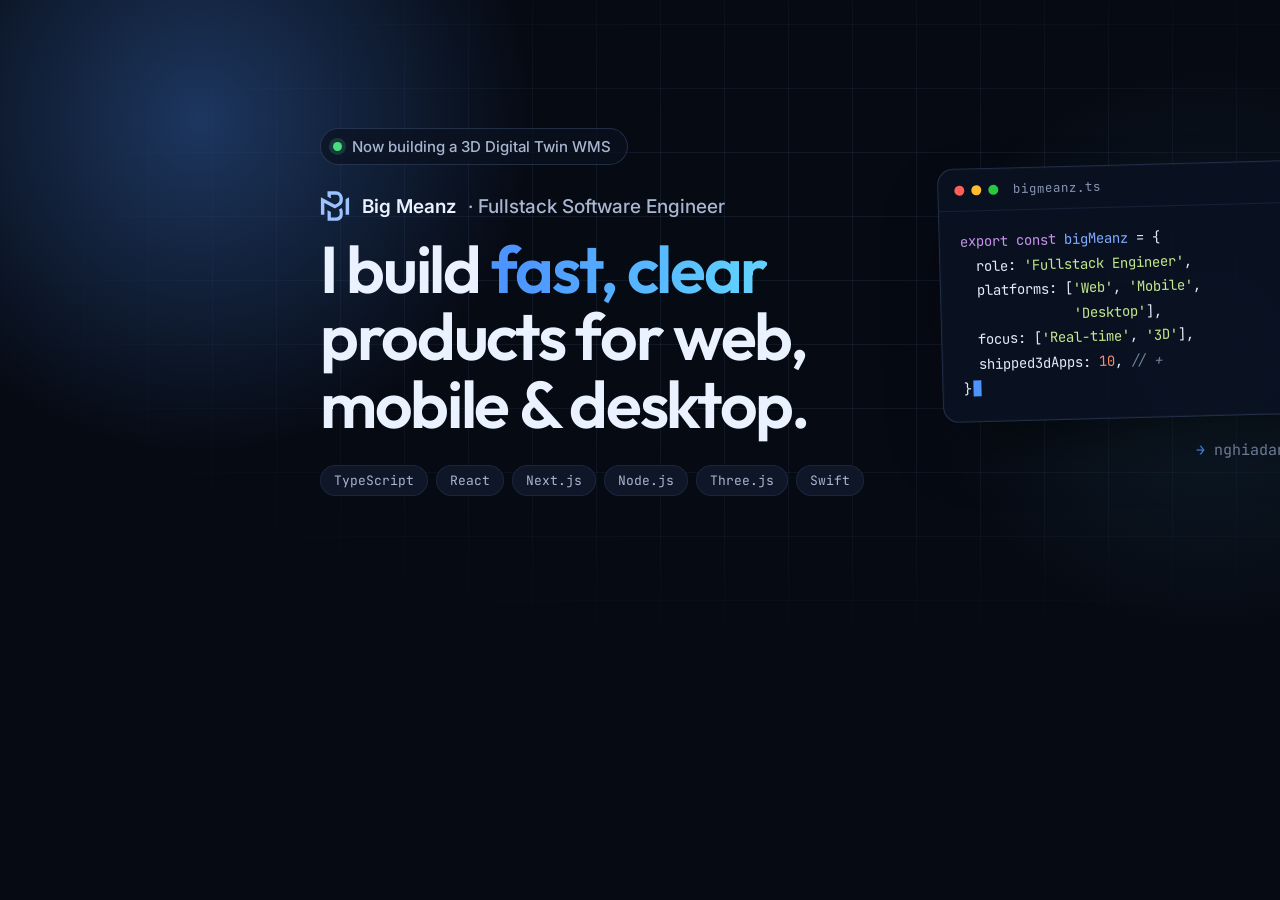
<file: brand/facebook-cover.html>
<!DOCTYPE html>
<html lang="en">
<head>
<meta charset="UTF-8">
<title>Facebook cover — Big Meanz</title>
<!-- Render: 1640x624. Safe zone for mobile crop = centre ~1110px (x 265–1375).
     Desktop profile picture overlaps the bottom-left corner, keep it empty. -->
<link rel="preconnect" href="https://fonts.googleapis.com">
<link rel="preconnect" href="https://fonts.gstatic.com" crossorigin>
<link href="https://fonts.googleapis.com/css2?family=Outfit:wght@500;600;700&family=Inter:wght@400;500;600&family=JetBrains+Mono:wght@400;500&display=block" rel="stylesheet">
<style>
  :root {
    --bg: #060a13;
    --accent: #4d94ff;
    --accent-strong: #5fd0ff;
    --text: #eaf1ff;
    --text-2: #a8b6d0;
    --text-3: #7d8cab;
    --line: rgba(148, 180, 255, 0.08);
    --line-strong: rgba(148, 180, 255, 0.18);
    --success: #4ade80;
  }
  * { margin: 0; padding: 0; box-sizing: border-box; }
  html, body { width: 1640px; height: 624px; overflow: hidden; background: var(--bg); }
  body {
    position: relative;
    font-family: 'Inter', system-ui, sans-serif;
    color: var(--text);
    -webkit-font-smoothing: antialiased;
  }

  .grid {
    position: absolute; inset: 0;
    background-image:
      linear-gradient(var(--line) 1px, transparent 1px),
      linear-gradient(90deg, var(--line) 1px, transparent 1px);
    background-size: 64px 64px;
    background-position: 20px 24px;
    -webkit-mask-image: radial-gradient(ellipse 60% 75% at 50% 45%, #000 35%, transparent 85%);
  }
  .glow-1 {
    position: absolute; left: -180px; top: -260px; width: 760px; height: 760px; border-radius: 50%;
    background: radial-gradient(circle, rgba(77, 148, 255, 0.32) 0%, transparent 62%);
  }
  .glow-2 {
    position: absolute; right: 120px; top: 40px; width: 620px; height: 620px; border-radius: 50%;
    background: radial-gradient(circle, rgba(95, 208, 255, 0.10) 0%, transparent 65%);
  }

  .stage {
    position: absolute; left: 320px; right: 300px; top: 0; bottom: 0;
    display: grid; grid-template-columns: 1fr 400px; gap: 56px; align-items: center;
  }

  .pill {
    display: inline-flex; align-items: center; gap: 10px;
    padding: 8px 16px 8px 12px; border-radius: 999px;
    border: 1px solid var(--line-strong); background: rgba(11, 18, 32, 0.7);
    font-size: 15px; font-weight: 500; color: var(--text-2);
  }
  .dot { width: 9px; height: 9px; border-radius: 50%; background: var(--success); box-shadow: 0 0 0 4px rgba(74, 222, 128, 0.18); }

  .name {
    margin-top: 26px;
    display: flex; align-items: center; gap: 12px;
    font-size: 19px; font-weight: 500; color: var(--text-2);
  }
  .name svg { width: 30px; height: 30px; fill: #9cc2ff; flex: none; }
  .name b { color: var(--text); font-weight: 600; }

  h1 {
    margin-top: 14px;
    font-family: 'Outfit', sans-serif; font-weight: 600;
    font-size: 66px; line-height: 1.02; letter-spacing: -0.035em;
  }
  h1 em {
    font-style: normal;
    background: linear-gradient(100deg, var(--accent) 10%, var(--accent-strong) 90%);
    -webkit-background-clip: text; background-clip: text; -webkit-text-fill-color: transparent;
  }

  .stack { margin-top: 28px; display: flex; flex-wrap: wrap; gap: 8px; }
  .stack span {
    padding: 6px 13px; border-radius: 999px;
    border: 1px solid rgba(148, 180, 255, 0.1); background: #0e1628;
    font-family: 'JetBrains Mono', monospace; font-size: 13px; color: var(--text-2);
  }

  .code {
    border-radius: 16px; border: 1px solid var(--line-strong);
    background: rgba(10, 18, 34, 0.92);
    box-shadow: 0 30px 70px -24px rgba(0, 0, 0, 0.7), 0 0 0 1px rgba(255, 255, 255, 0.02) inset;
    overflow: hidden;
    transform: rotate(-1.5deg);
  }
  .bar { display: flex; align-items: center; gap: 7px; padding: 12px 16px; border-bottom: 1px solid rgba(148, 180, 255, 0.1); }
  .bar i { width: 10px; height: 10px; border-radius: 50%; display: block; }
  .bar i:nth-child(1) { background: #ff5f57; } .bar i:nth-child(2) { background: #febc2e; } .bar i:nth-child(3) { background: #28c840; }
  .bar code { margin-left: 8px; font-family: 'JetBrains Mono', monospace; font-size: 12.5px; color: #8794b0; }
  pre { padding: 18px 20px 20px; font-family: 'JetBrains Mono', monospace; font-size: 14px; line-height: 1.75; color: #e3ebfa; }
  .k { color: #c792ea; } .v { color: #82aaff; } .s { color: #c3e88d; } .n { color: #f78c6c; } .c { color: #6f7c99; font-style: italic; }
  .caret { display: inline-block; width: 8px; height: 16px; vertical-align: -3px; background: var(--accent); margin-left: 2px; }

  .url {
    margin-top: 22px; text-align: right;
    font-family: 'JetBrains Mono', monospace; font-size: 15px; color: var(--text-3);
  }
  .url b { color: var(--accent); font-weight: 500; }
</style>
</head>
<body>
  <div class="grid"></div>
  <div class="glow-1"></div>
  <div class="glow-2"></div>

  <div class="stage">
    <div>
      <span class="pill"><span class="dot"></span>Now building a 3D Digital Twin WMS</span>
      <p class="name"><svg viewBox="199 199 625 625" aria-hidden="true"><path d="M218 330 L500 478 Q510 483 520 478 L558 457 C588 440 605 413 605 384 L605 345 C605 306 578 277 540 277 L425 277 L425 349 Q424 354 418 351 L362 320 Q355 316 355 308 L355 205 L530 205 C610 207 675 275 675 352 L675 382 C675 440 646 485 604 508 L520 556 Q510 561 500 556 L290 447 L290 690 Q290 693 287 693 L218 693 Z"/><path d="M355 598 L419 633 Q425 637 425 643 L425 749 L520 749 C575 749 609 718 609 676 L609 640 C609 617 601 600 589 588 L636 556 Q642 552 648 558 C664 578 673 603 673 632 L673 690 C673 762 622 818 560 818 L357 818 Z"/><path d="M733 373 Q733 368 738 365 L805 328 L805 693 L736 693 Q733 693 733 690 Z"/></svg><b>Big Meanz</b> · Fullstack Software Engineer</p>
      <h1>I build <em>fast, clear</em><br>products for web,<br>mobile &amp; desktop.</h1>
      <div class="stack">
        <span>TypeScript</span><span>React</span><span>Next.js</span><span>Node.js</span><span>Three.js</span><span>Swift</span>
      </div>
    </div>

    <div>
      <div class="code">
        <div class="bar"><i></i><i></i><i></i><code>bigmeanz.ts</code></div>
<pre><span class="k">export const</span> <span class="v">bigMeanz</span> = {
  role: <span class="s">'Fullstack Engineer'</span>,
  platforms: [<span class="s">'Web'</span>, <span class="s">'Mobile'</span>,
              <span class="s">'Desktop'</span>],
  focus: [<span class="s">'Real-time'</span>, <span class="s">'3D'</span>],
  shipped3dApps: <span class="n">10</span>, <span class="c">// +</span>
}<span class="caret"></span></pre>
      </div>
      <p class="url"><b>→</b> nghiadang.site</p>
    </div>
  </div>
</body>
</html>
</file>
